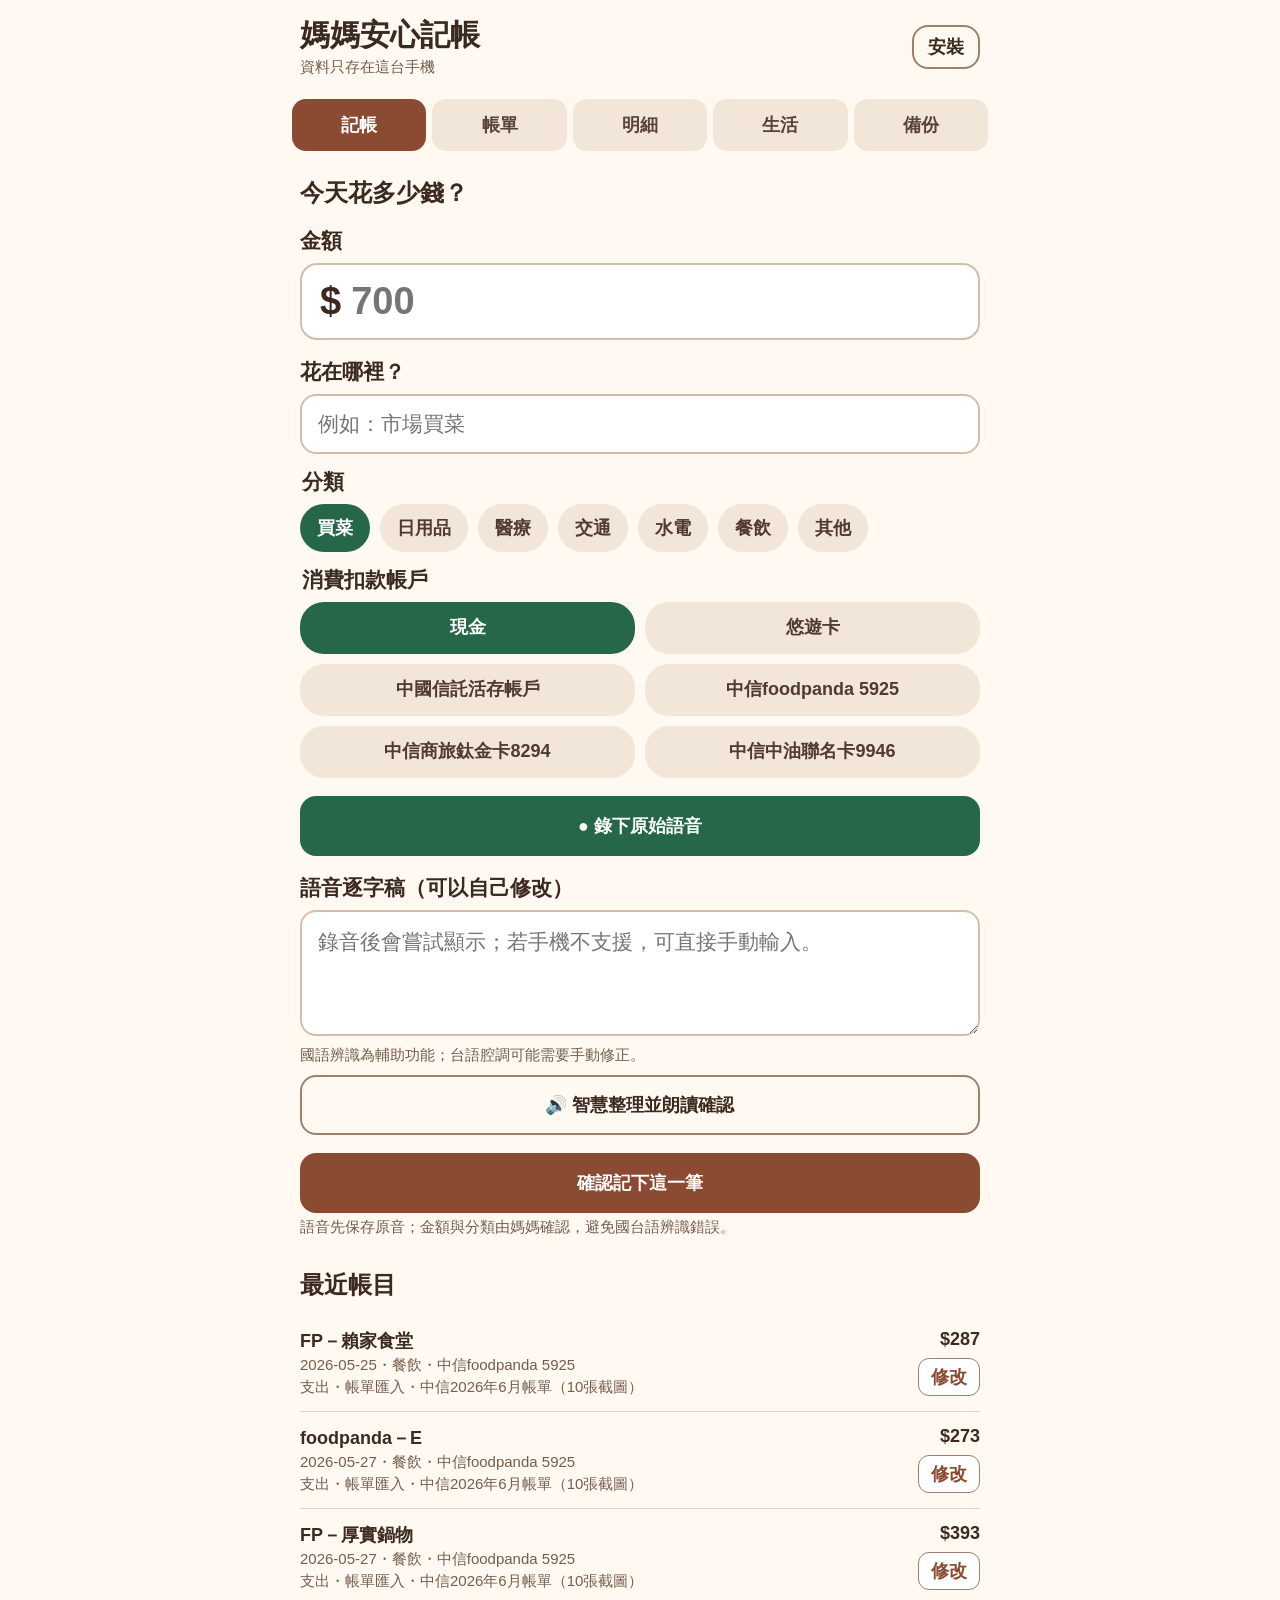
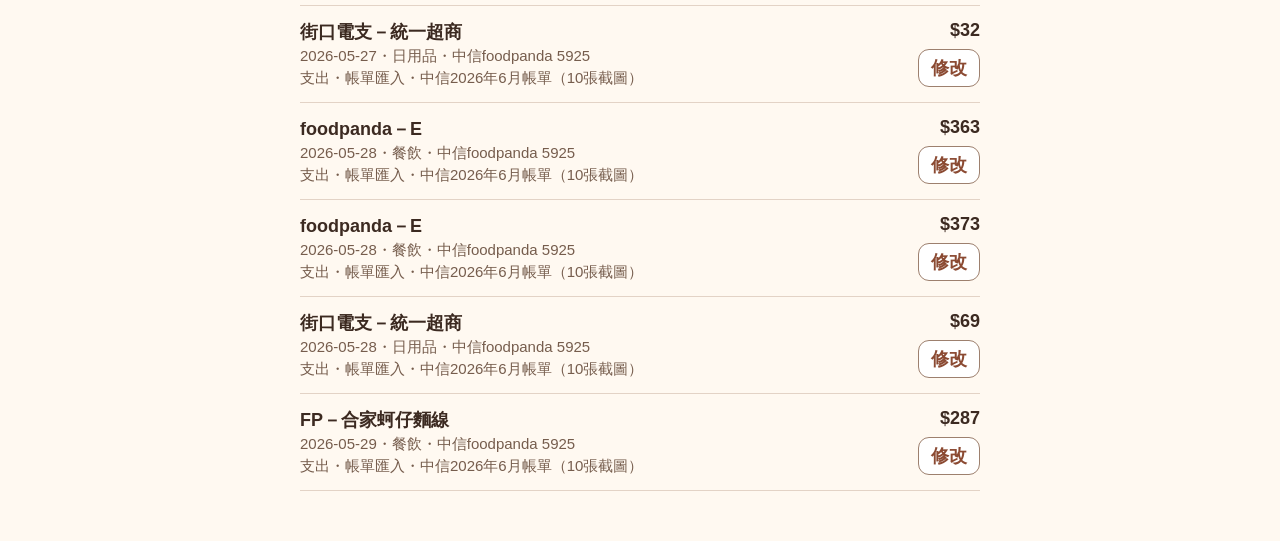
<file: index.html>
<!doctype html>
<html lang="zh-Hant">
<head>
  <meta charset="UTF-8" />
  <meta name="viewport" content="width=device-width, initial-scale=1, viewport-fit=cover" />
  <meta name="theme-color" content="#8b4a32" />
  <meta name="apple-mobile-web-app-capable" content="yes" />
  <meta name="apple-mobile-web-app-status-bar-style" content="default" />
  <meta name="apple-mobile-web-app-title" content="媽媽記帳" />
  <link rel="manifest" href="manifest.webmanifest" />
  <link rel="apple-touch-icon" href="icons/icon-192.png" />
  <link rel="stylesheet" href="styles.css" />
  <title>媽媽安心記帳</title>
</head>
<body>
  <header>
    <div>
      <h1>媽媽安心記帳</h1>
      <p id="storage-status">資料只存在這台手機</p>
    </div>
    <button class="small secondary" id="install-button" hidden>安裝</button>
  </header>

  <nav aria-label="主要功能">
    <button class="nav-button active" data-view="entry">記帳</button>
    <button class="nav-button" data-view="import">帳單</button>
    <button class="nav-button" data-view="report">明細</button>
    <button class="nav-button" data-view="planner">生活</button>
    <button class="nav-button" data-view="backup">備份</button>
  </nav>

  <main>
    <section class="view active" id="view-entry">
      <h2>今天花多少錢？</h2>
      <label for="amount">金額</label>
      <div class="money-field"><span>$</span><input id="amount" inputmode="decimal" placeholder="700" aria-label="金額" /></div>

      <label for="note">花在哪裡？</label>
      <input id="note" class="text-input" placeholder="例如：市場買菜" />

      <fieldset>
        <legend>分類</legend>
        <div class="chips" id="category-list"></div>
      </fieldset>

      <fieldset>
        <legend>消費扣款帳戶</legend>
        <div class="chips account-chips" id="payment-account-list"></div>
      </fieldset>

      <button class="record" id="record-button">● 錄下原始語音</button>
      <p class="message success" id="audio-message" hidden>語音已暫存，確認月報7天後才刪除</p>
      <div class="audio-preview" id="audio-preview" hidden>
        <strong>先重聽這次錄音</strong>
        <button class="play-pending" id="play-pending" type="button" disabled>音檔準備中…</button>
        <audio id="pending-audio-player" preload="auto" playsinline hidden></audio>
      </div>
      <audio id="saved-audio-player" preload="auto" playsinline hidden></audio>
      <label for="transcript">語音逐字稿（可以自己修改）</label>
      <textarea id="transcript" class="text-input transcript" rows="3" placeholder="錄音後會嘗試顯示；若手機不支援，可直接手動輸入。"></textarea>
      <p class="hint" id="speech-status">國語辨識為輔助功能；台語腔調可能需要手動修正。</p>
      <button class="secondary smart-review" id="smart-review" type="button">🔊 智慧整理並朗讀確認</button>
      <button class="primary" id="save-entry">確認記下這一筆</button>
      <p class="hint">語音先保存原音；金額與分類由媽媽確認，避免國台語辨識錯誤。</p>

      <div class="recent">
        <h2>最近帳目</h2>
        <div id="recent-entries" class="empty">還沒有帳目</div>
      </div>
    </section>

    <section class="view" id="view-import">
      <div class="card">
        <h2>匯入電子帳單</h2>
        <p>支援中信、台新、國泰、富邦、彰銀與郵局的版型辨識規則。</p>
        <label class="file-button" for="statement-file">選擇帳單 PDF、照片或 CSV</label>
        <input id="statement-file" type="file" accept="image/*,.pdf,application/pdf,.csv,text/csv" hidden />
        <div class="redaction-editor" id="redaction-editor" hidden>
          <h2>🖍️ 個資遮蔽筆</h2>
          <p>用手指塗黑姓名、地址、帳號、條碼等資料。完成後會產生一張已壓平的新圖片，原圖不會被修改。</p>
          <p class="redaction-file-name" id="redaction-file-name"></p>
          <div class="redaction-canvas-wrap">
            <canvas id="redaction-canvas" aria-label="帳單照片個資遮蔽區"></canvas>
          </div>
          <label for="redaction-brush-size">遮蔽筆粗細</label>
          <input id="redaction-brush-size" class="redaction-slider" type="range" min="18" max="90" value="48" />
          <div class="redaction-actions">
            <button class="secondary redaction-small" id="redaction-undo" type="button">復原一筆</button>
            <button class="secondary redaction-small" id="redaction-reset" type="button">全部重畫</button>
          </div>
          <button class="primary" id="redaction-finish" type="button">完成遮蔽並辨識帳單</button>
          <button class="secondary" id="redaction-save" type="button">儲存／分享已遮蔽照片</button>
          <button class="secondary" id="redaction-skip" type="button">不用遮蔽，直接辨識原圖</button>
          <button class="redaction-cancel" id="redaction-cancel" type="button">取消這張照片</button>
          <p class="message" id="redaction-message"></p>
        </div>
        <div id="import-preview" class="empty">選擇檔案後，會先預覽再決定是否匯入。</div>
        <p class="message" id="import-status"></p>
        <button class="primary" id="confirm-import" hidden>確認匯入勾選項目</button>
      </div>
      <div class="notice"><strong>隱私：</strong>免費版不登入信箱。請從Mail下載附件或截圖，再自行選取。</div>
      <div class="card">
        <h2>已匯入清單</h2>
        <p>匯入完成後會保留在這裡，也會同時出現在「明細」。</p>
        <div id="import-history" class="empty">目前還沒有已匯入的交易。</div>
      </div>
    </section>

    <section class="view" id="view-report">
      <div class="card report-card">
        <div class="report-month-toolbar">
          <button class="calendar-arrow" id="report-prev" type="button" aria-label="上一個月">‹</button>
          <h2 id="report-month">本月</h2>
          <button class="calendar-arrow" id="report-next" type="button" aria-label="下一個月">›</button>
        </div>
        <h2>本月支出</h2>
        <div class="report-total" id="report-total">$0</div>
        <div id="report-rows"></div>
      </div>
      <div class="card">
        <h2>全部帳目</h2>
        <input id="report-search" class="text-input" type="search" placeholder="搜尋名稱、分類或帳戶" />
        <div class="report-filters">
          <label for="report-kind-filter">種類
            <select class="select-input" id="report-kind-filter">
              <option value="all">全部種類</option>
              <option value="expense">支出</option>
              <option value="income">收入／退款</option>
              <option value="transfer">轉帳（不計支出）</option>
            </select>
          </label>
          <label for="report-account-filter">扣款帳戶
            <select class="select-input" id="report-account-filter">
              <option value="all">全部帳戶</option>
            </select>
          </label>
        </div>
        <p class="hint" id="report-count"></p>
        <div id="report-entry-list" class="empty">這個月還沒有帳目。</div>
      </div>
      <p class="message success" id="data-update-message"></p>
      <button class="danger-outline" id="confirm-report">報表正確，7天後刪除原始音檔</button>
      <button class="secondary" id="cancel-deletion" hidden>取消本月音檔刪除</button>
      <p class="message" id="deletion-message"></p>
    </section>

    <section class="view" id="view-planner">
      <div class="planner-hero">
        <div class="planner-flower" aria-hidden="true">🌼</div>
        <div>
          <h2>媽媽生活小日曆</h2>
          <p>記得要做的事，也別忘了要買的東西。</p>
        </div>
      </div>

      <div class="card calendar-card">
        <div class="calendar-toolbar">
          <button class="calendar-arrow" id="calendar-prev" type="button" aria-label="上一個月">‹</button>
          <h2 id="calendar-month">本月</h2>
          <button class="calendar-arrow" id="calendar-next" type="button" aria-label="下一個月">›</button>
        </div>
        <div class="calendar-weekdays" aria-hidden="true">
          <span>日</span><span>一</span><span>二</span><span>三</span><span>四</span><span>五</span><span>六</span>
        </div>
        <div class="calendar-grid" id="calendar-grid" aria-label="月份日期"></div>
        <p class="selected-date-label" id="selected-date-label"></p>
      </div>

      <div class="card planner-add-card">
        <h2>新增生活事項</h2>
        <div class="planner-kind-switch" role="group" aria-label="事項種類">
          <button class="planner-kind active" data-planner-kind="todo" type="button">✓ 待辦事項</button>
          <button class="planner-kind" data-planner-kind="shopping" type="button">🛒 要買用品</button>
        </div>
        <label for="planner-title">要記什麼？</label>
        <input id="planner-title" class="text-input" maxlength="80" placeholder="例如：回診、繳電費、買衛生紙" />
        <button class="primary planner-save" id="planner-save" type="button">加到這一天</button>
        <p class="message" id="planner-message"></p>
      </div>

      <div class="card">
        <h2 id="day-list-title">這一天的事項</h2>
        <div id="planner-day-list" class="empty">這一天還沒有安排</div>
      </div>

      <div class="card shopping-card">
        <h2>🧺 尚未買的生活用品</h2>
        <div id="shopping-open-list" class="empty">目前沒有待買用品</div>
      </div>
    </section>

    <section class="view" id="view-backup">
      <div class="card">
        <h2>加密備份</h2>
        <p>備份檔會先在手機內用密碼加密，再由你存入iCloud Drive或其他位置。</p>
        <label for="backup-password">備份密碼</label>
        <input id="backup-password" class="text-input" type="password" autocomplete="new-password" placeholder="至少8個字元" />
        <button class="primary" id="export-backup">產生加密備份檔</button>
        <label class="file-button secondary-file" for="restore-file">選擇加密備份檔來復原</label>
        <input id="restore-file" type="file" accept="application/json,.mabackup" hidden />
        <p class="message" id="backup-message"></p>
      </div>
      <div class="card">
        <h2>消費扣款帳戶</h2>
        <p>每行輸入一個名稱。這些名稱只存在本機與加密備份，不寫入公開程式碼。</p>
        <textarea id="payment-account-settings" class="text-input transcript" rows="8"></textarea>
        <button class="primary" id="save-payment-accounts">儲存帳戶選項</button>
        <p class="message" id="account-settings-message"></p>
      </div>
      <div class="notice warning"><strong>請記住密碼：</strong>忘記後無法解密，系統也不能替你找回。</div>
    </section>
  </main>

  <dialog id="confirm-dialog">
    <form method="dialog">
      <h2 id="dialog-title">確認</h2>
      <p id="dialog-text"></p>
      <div class="dialog-actions">
        <button value="cancel" class="secondary">取消</button>
        <button value="confirm" class="primary" id="dialog-confirm">確認</button>
      </div>
    </form>
  </dialog>
  <dialog id="entry-edit-dialog">
    <form id="entry-edit-form">
      <h2>修改帳目</h2>
      <p class="hint" id="edit-entry-source"></p>
      <input id="edit-entry-id" type="hidden" />
      <label for="edit-entry-date">交易日</label>
      <input class="text-input" id="edit-entry-date" type="date" required />
      <label for="edit-entry-amount">金額</label>
      <input class="text-input" id="edit-entry-amount" type="number" min="0.01" step="0.01" inputmode="decimal" required />
      <label for="edit-entry-note">名稱</label>
      <input class="text-input" id="edit-entry-note" required />
      <label for="edit-entry-category">分類</label>
      <select class="select-input" id="edit-entry-category"></select>
      <label for="edit-entry-account">扣款帳戶</label>
      <select class="select-input" id="edit-entry-account"></select>
      <label for="edit-entry-kind">種類</label>
      <select class="select-input" id="edit-entry-kind">
        <option value="expense">支出</option>
        <option value="income">收入／退款</option>
        <option value="transfer">轉帳（不計支出）</option>
      </select>
      <p class="message" id="entry-edit-message"></p>
      <button class="primary" type="submit">儲存修改</button>
      <button class="danger-outline" id="delete-entry" type="button">刪除這筆</button>
      <button class="secondary" id="cancel-entry-edit" type="button">取消</button>
    </form>
  </dialog>
  <script type="module" src="app.js"></script>
</body>
</html>
</file>
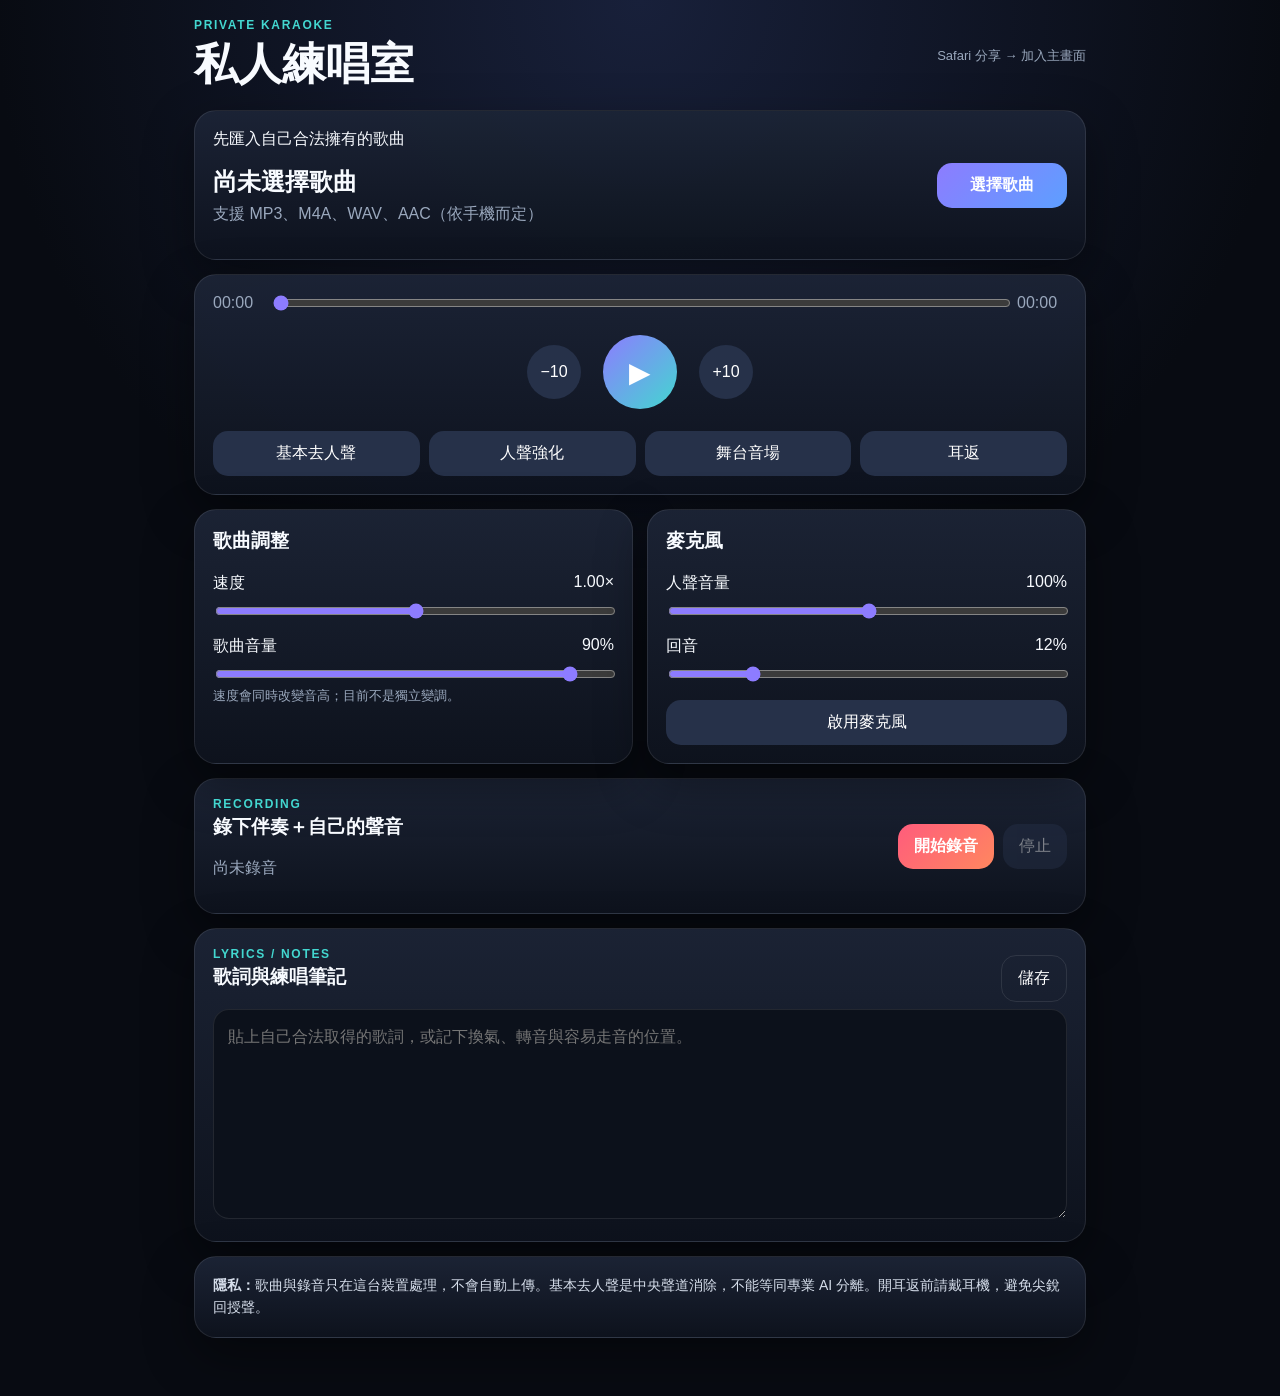
<file: karaoke/index.html>
<!doctype html><html lang="zh-Hant"><head><meta charset="utf-8"><meta name="viewport" content="width=device-width,initial-scale=1,viewport-fit=cover"><meta name="theme-color" content="#101522"><meta name="apple-mobile-web-app-capable" content="yes"><meta name="apple-mobile-web-app-status-bar-style" content="black-translucent"><meta name="apple-mobile-web-app-title" content="私人練唱"><link rel="manifest" href="manifest.webmanifest"><link rel="apple-touch-icon" href="icon.svg"><title>私人練唱室</title><style>
:root{color-scheme:dark;--bg:#080b12;--card:#151c2b;--line:#ffffff18;--text:#f8fbff;--muted:#9aa8bd;--p:#8d7cff;--p2:#43d7d0;--danger:#ff5c7c}*{box-sizing:border-box}html,body{margin:0;min-height:100%;background:radial-gradient(circle at top,#18203a,var(--bg) 42%);color:var(--text);font-family:-apple-system,BlinkMacSystemFont,"Segoe UI",sans-serif}body{padding:env(safe-area-inset-top) 0 env(safe-area-inset-bottom)}main{width:min(920px,100%);margin:auto;padding:18px 14px 44px}.top,.row,.head{display:flex;align-items:center;justify-content:space-between;gap:12px}.top{margin-bottom:16px}h1,h2,h3,p{margin-top:0}h1{margin-bottom:0;font-size:clamp(28px,7vw,44px)}h2{margin-bottom:6px}.ey{font-size:12px;letter-spacing:.14em;color:var(--p2);font-weight:800;margin-bottom:3px}.muted,.hint{color:var(--muted)}.hint{font-size:13px;line-height:1.55}.card{background:linear-gradient(180deg,#1c2436f5,#0e131ef5);border:1px solid var(--line);border-radius:22px;padding:18px;margin-bottom:14px;box-shadow:0 18px 50px #0006}.hero{min-height:150px;display:flex;align-items:center;justify-content:space-between;gap:14px}.btn,button,a{border:0;border-radius:15px;padding:12px 16px;color:white;text-decoration:none;text-align:center;font:inherit;cursor:pointer}.primary{background:linear-gradient(135deg,var(--p),#5d9fff);font-weight:750}.secondary,.toggle,.round{background:#263149}.danger{background:linear-gradient(135deg,var(--danger),#ff875f);font-weight:750}.ghost{background:transparent;border:1px solid var(--line)}.file{display:inline-flex;justify-content:center;min-width:130px}.time{display:grid;grid-template-columns:50px 1fr 50px;align-items:center;gap:8px;color:var(--muted)}input[type=range]{width:100%;accent-color:var(--p)}.transport{display:flex;justify-content:center;align-items:center;gap:22px;margin:22px 0}.round{width:54px;height:54px;padding:0;border-radius:50%}.play{width:74px;height:74px;padding:0;border-radius:50%;font-size:28px;background:linear-gradient(135deg,var(--p),var(--p2))}.quick{display:grid;grid-template-columns:repeat(4,1fr);gap:9px}.toggle.active{outline:1px solid var(--p);background:#8d7cff2e}.cols{display:grid;grid-template-columns:1fr 1fr;gap:14px}.control label{display:flex;justify-content:space-between;margin:13px 0 7px}.full{width:100%;margin-top:14px}.actions{display:flex;gap:9px;flex-wrap:wrap}.result{display:grid;gap:10px;margin-top:14px;padding-top:14px;border-top:1px solid var(--line)}audio{width:100%}textarea{width:100%;min-height:210px;border:1px solid var(--line);border-radius:16px;background:#0c111b;color:var(--text);padding:14px;font:inherit;line-height:1.65}.hidden{display:none!important}button:disabled{opacity:.45}.notice{font-size:14px;line-height:1.55;color:#d6deeb}@media(max-width:700px){.hero{align-items:flex-start;flex-direction:column}.file{width:100%}.quick{grid-template-columns:1fr 1fr}.cols{grid-template-columns:1fr}.top{align-items:flex-start}}
</style></head><body><main><header class="top"><div><p class="ey">PRIVATE KARAOKE</p><h1>私人練唱室</h1></div><span class="hint">Safari 分享 → 加入主畫面</span></header>
<section class="card hero"><div><p id="status">先匯入自己合法擁有的歌曲</p><h2 id="title">尚未選擇歌曲</h2><p id="meta" class="muted">支援 MP3、M4A、WAV、AAC（依手機而定）</p></div><label class="btn primary file">選擇歌曲<input id="file" type="file" accept="audio/*" hidden></label></section>
<section class="card"><audio id="song" preload="metadata"></audio><div class="time"><span id="now">00:00</span><input id="seek" type="range" min="0" max="1000" value="0"><span id="dur">00:00</span></div><div class="transport"><button id="back" class="round">−10</button><button id="play" class="play">▶</button><button id="forward" class="round">+10</button></div><div class="quick"><button id="remove" class="toggle">基本去人聲</button><button id="boost" class="toggle">人聲強化</button><button id="hall" class="toggle">舞台音場</button><button id="monitor" class="toggle">耳返</button></div></section>
<section class="cols"><article class="card control"><h3>歌曲調整</h3><label>速度 <output id="speedO">1.00×</output></label><input id="speed" type="range" min="0.75" max="1.25" step="0.01" value="1"><label>歌曲音量 <output id="musicO">90%</output></label><input id="music" type="range" min="0" max="1" step="0.01" value="0.9"><p class="hint">速度會同時改變音高；目前不是獨立變調。</p></article><article class="card control"><h3>麥克風</h3><label>人聲音量 <output id="micO">100%</output></label><input id="mic" type="range" min="0" max="2" step="0.01" value="1"><label>回音 <output id="echoO">12%</output></label><input id="echo" type="range" min="0" max="0.6" step="0.01" value="0.12"><button id="micBtn" class="secondary full">啟用麥克風</button></article></section>
<section class="card"><div class="head"><div><p class="ey">RECORDING</p><h3>錄下伴奏＋自己的聲音</h3><p id="recState" class="muted">尚未錄音</p></div><div class="actions"><button id="record" class="danger">開始錄音</button><button id="stop" class="secondary" disabled>停止</button></div></div><div id="result" class="result hidden"><audio id="recorded" controls></audio><a id="download" class="btn primary" download>下載錄音</a></div></section>
<section class="card"><div class="head"><div><p class="ey">LYRICS / NOTES</p><h3>歌詞與練唱筆記</h3></div><button id="save" class="ghost">儲存</button></div><textarea id="lyrics" placeholder="貼上自己合法取得的歌詞，或記下換氣、轉音與容易走音的位置。"></textarea></section>
<section class="card notice"><strong>隱私：</strong>歌曲與錄音只在這台裝置處理，不會自動上傳。基本去人聲是中央聲道消除，不能等同專業 AI 分離。開耳返前請戴耳機，避免尖銳回授聲。</section></main><script>
const $=x=>document.getElementById(x),song=$('song'),play=$('play'),seek=$('seek');let S={ctx:null,src:null,music:null,normal:null,cancel:null,micStream:null,micGain:null,filter:null,echoGain:null,monitorGain:null,reverbGain:null,mix:null,rec:null,chunks:[],remove:false,boost:false,hall:false,monitor:false};const status=t=>$('status').textContent=t,fmt=n=>Number.isFinite(n)?`${String(Math.floor(n/60)).padStart(2,'0')}:${String(Math.floor(n%60)).padStart(2,'0')}`:'00:00';
function graph(){if(S.ctx)return;let A=window.AudioContext||window.webkitAudioContext;if(!A)throw Error('此瀏覽器不支援 Web Audio');S.ctx=new A;S.src=S.ctx.createMediaElementSource(song);S.music=S.ctx.createGain();S.normal=S.ctx.createGain();S.cancel=S.ctx.createGain();S.mix=S.ctx.createMediaStreamDestination();S.src.connect(S.music);S.music.connect(S.normal);S.normal.connect(S.ctx.destination);S.normal.connect(S.mix);let sp=S.ctx.createChannelSplitter(2),mg=S.ctx.createChannelMerger(2),il=S.ctx.createGain(),ir=S.ctx.createGain();il.gain.value=ir.gain.value=-1;S.music.connect(sp);sp.connect(mg,0,0);sp.connect(ir,1);ir.connect(mg,0,0);sp.connect(mg,1,1);sp.connect(il,0);il.connect(mg,0,1);mg.connect(S.cancel);S.cancel.connect(S.ctx.destination);S.cancel.connect(S.mix);S.normal.gain.value=1;S.cancel.gain.value=0;S.music.gain.value=.9}
async function resume(){graph();if(S.ctx.state==='suspended')await S.ctx.resume()}
$('file').onchange=async e=>{let f=e.target.files?.[0];if(!f)return;await resume();song.src=URL.createObjectURL(f);$('title').textContent=f.name.replace(/\.[^.]+$/,'');$('meta').textContent=`${(f.size/1048576).toFixed(1)} MB · 僅在此裝置播放`;status('歌曲已匯入，可以開始練唱')};song.onloadedmetadata=()=> $('dur').textContent=fmt(song.duration);song.ontimeupdate=()=>{$('now').textContent=fmt(song.currentTime);seek.value=song.duration?Math.round(song.currentTime/song.duration*1000):0};song.onplay=()=>play.textContent='❚❚';song.onpause=song.onended=()=>play.textContent='▶';play.onclick=async()=>{if(!song.src)return status('請先選擇歌曲');await resume();song.paused?await song.play():song.pause()};$('back').onclick=()=>song.currentTime=Math.max(0,song.currentTime-10);$('forward').onclick=()=>song.currentTime=Math.min(song.duration||0,song.currentTime+10);seek.oninput=()=>{if(song.duration)song.currentTime=+seek.value/1000*song.duration};$('speed').oninput=e=>{song.playbackRate=+e.target.value;$('speedO').textContent=(+e.target.value).toFixed(2)+'×'};$('music').oninput=async e=>{await resume();S.music.gain.value=+e.target.value;$('musicO').textContent=Math.round(+e.target.value*100)+'%'};
const active=(id,on)=>$(id).classList.toggle('active',on);$('remove').onclick=async()=>{await resume();S.remove=!S.remove;S.normal.gain.setTargetAtTime(S.remove?0:1,S.ctx.currentTime,.02);S.cancel.gain.setTargetAtTime(S.remove?1:0,S.ctx.currentTime,.02);active('remove',S.remove);status(S.remove?'已啟用基本去人聲；部分歌曲可能變薄或失真':'已關閉基本去人聲')};
function impulse(c,d=2.2,k=2.5){let b=c.createBuffer(2,c.sampleRate*d,c.sampleRate);for(let ch=0;ch<2;ch++){let a=b.getChannelData(ch);for(let i=0;i<a.length;i++)a[i]=(Math.random()*2-1)*Math.pow(1-i/a.length,k)}return b}
async function mic(){await resume();if(S.micStream)return;S.micStream=await navigator.mediaDevices.getUserMedia({audio:{echoCancellation:false,noiseSuppression:true,autoGainControl:false}});let src=S.ctx.createMediaStreamSource(S.micStream),f=S.ctx.createBiquadFilter(),dry=S.ctx.createGain(),delay=S.ctx.createDelay(1),echo=S.ctx.createGain(),mon=S.ctx.createGain(),conv=S.ctx.createConvolver(),rev=S.ctx.createGain();S.micGain=S.ctx.createGain();S.filter=f;S.echoGain=echo;S.monitorGain=mon;S.reverbGain=rev;f.type='peaking';f.frequency.value=2500;f.Q.value=.8;delay.delayTime.value=.18;conv.buffer=impulse(S.ctx);mon.gain.value=0;rev.gain.value=0;S.micGain.gain.value=+$('mic').value;echo.gain.value=+$('echo').value;src.connect(S.micGain);S.micGain.connect(f);f.connect(dry);dry.connect(S.mix);dry.connect(mon);mon.connect(S.ctx.destination);f.connect(delay);delay.connect(echo);echo.connect(S.mix);echo.connect(mon);f.connect(conv);conv.connect(rev);rev.connect(S.mix);rev.connect(mon);$('micBtn').textContent='麥克風已啟用';active('micBtn',true);status('麥克風已啟用')}
$('micBtn').onclick=async()=>{try{await mic()}catch(e){status('無法啟用麥克風：'+e.message)}};$('mic').oninput=e=>{if(S.micGain)S.micGain.gain.value=+e.target.value;$('micO').textContent=Math.round(+e.target.value*100)+'%'};$('echo').oninput=e=>{if(S.echoGain)S.echoGain.gain.value=+e.target.value;$('echoO').textContent=Math.round(+e.target.value*100)+'%'};
$('boost').onclick=async()=>{try{await mic()}catch(e){return status('無法啟用麥克風：'+e.message)}S.boost=!S.boost;S.filter.gain.setTargetAtTime(S.boost?5:0,S.ctx.currentTime,.03);active('boost',S.boost)};$('hall').onclick=async()=>{try{await mic()}catch(e){return status('無法啟用麥克風：'+e.message)}S.hall=!S.hall;S.reverbGain.gain.setTargetAtTime(S.hall?.28:0,S.ctx.currentTime,.03);active('hall',S.hall)};$('monitor').onclick=async()=>{try{await mic()}catch(e){return status('無法啟用麥克風：'+e.message)}S.monitor=!S.monitor;S.monitorGain.gain.setTargetAtTime(S.monitor?1:0,S.ctx.currentTime,.03);active('monitor',S.monitor);if(S.monitor)status('耳返已開啟；請戴耳機避免回授聲')};
$('record').onclick=async()=>{try{await mic();if(!window.MediaRecorder)throw Error('此瀏覽器不支援錄音');S.chunks=[];let opt=MediaRecorder.isTypeSupported('audio/mp4')?{mimeType:'audio/mp4'}:MediaRecorder.isTypeSupported('audio/webm;codecs=opus')?{mimeType:'audio/webm;codecs=opus'}:undefined;S.rec=new MediaRecorder(S.mix.stream,opt);S.rec.ondataavailable=e=>{if(e.data.size)S.chunks.push(e.data)};S.rec.onstop=()=>{let mime=S.rec.mimeType||'audio/webm',blob=new Blob(S.chunks,{type:mime}),url=URL.createObjectURL(blob),ext=mime.includes('mp4')?'m4a':mime.includes('ogg')?'ogg':'webm';$('recorded').src=url;$('download').href=url;$('download').download='私人練唱錄音.'+ext;$('result').classList.remove('hidden');$('recState').textContent=`錄音完成 · ${(blob.size/1048576).toFixed(1)} MB`};S.rec.start(1000);$('record').disabled=true;$('stop').disabled=false;$('recState').textContent='錄音中…';if(song.src&&song.paused)await song.play()}catch(e){$('recState').textContent='錄音失敗：'+e.message}};$('stop').onclick=()=>{if(S.rec&&S.rec.state!=='inactive')S.rec.stop();$('record').disabled=false;$('stop').disabled=true};$('lyrics').value=localStorage.getItem('private-karaoke-lyrics')||'';$('save').onclick=()=>{localStorage.setItem('private-karaoke-lyrics',$('lyrics').value);status('歌詞與筆記已儲存在此裝置')};if('serviceWorker'in navigator)addEventListener('load',()=>navigator.serviceWorker.register('./sw.js').catch(()=>{}));
</script></body></html>
</file>
<file: styles.css>
:root {
  color-scheme: light;
  --paper: #fff9f1;
  --surface: #ffffff;
  --ink: #3c2a21;
  --muted: #765d4d;
  --line: #e3d3c6;
  --brand: #8b4a32;
  --green: #276749;
  --red: #b42318;
  --soft: #f2e6d8;
  --pink: #f6d8dd;
  --yellow: #fff0ad;
  --lavender: #e9e1f4;
}
* { box-sizing: border-box; }
body { margin: 0; background: var(--paper); color: var(--ink); font-family: -apple-system, BlinkMacSystemFont, "PingFang TC", "Noto Sans TC", sans-serif; font-size: 18px; }
button, input, textarea { font: inherit; }
button { cursor: pointer; touch-action: manipulation; }
header { display: flex; justify-content: space-between; align-items: center; padding: calc(18px + env(safe-area-inset-top)) 20px 14px; max-width: 720px; margin: auto; }
h1 { margin: 0; font-size: 30px; line-height: 1.15; }
h2 { margin: 10px 0 14px; font-size: 24px; }
header p, .hint { margin: 5px 0 0; color: var(--muted); font-size: 15px; }
nav { position: sticky; top: 0; z-index: 5; display: grid; grid-template-columns: repeat(5, 1fr); gap: 6px; max-width: 720px; margin: auto; padding: 8px 12px; background: color-mix(in srgb, var(--paper) 94%, transparent); backdrop-filter: blur(12px); }
.nav-button { min-height: 52px; border: 0; border-radius: 14px; background: var(--soft); color: #5a4337; font-weight: 800; }
.nav-button.active { background: var(--brand); color: white; }
main { max-width: 720px; margin: auto; padding: 8px 20px calc(50px + env(safe-area-inset-bottom)); }
.view { display: none; }
.view.active { display: block; }
label, legend { display: block; margin: 18px 0 8px; font-size: 21px; font-weight: 800; }
.money-field { display: flex; align-items: center; gap: 8px; padding: 14px 18px; background: white; border: 2px solid #d7bda9; border-radius: 17px; }
.money-field span, .money-field input { font-size: 38px; font-weight: 900; }
.money-field input { width: 100%; border: 0; outline: none; color: var(--ink); background: transparent; }
.text-input { width: 100%; min-height: 60px; padding: 14px 16px; border: 2px solid #d7bda9; border-radius: 16px; background: white; font-size: 21px; }
.select-input { width: 100%; min-height: 52px; padding: 10px 12px; border: 2px solid #d7bda9; border-radius: 14px; background: white; color: var(--ink); font: inherit; }
fieldset { margin: 14px 0 0; padding: 0; border: 0; }
.chips { display: flex; flex-wrap: wrap; gap: 10px; }
.chip { padding: 12px 17px; border: 0; border-radius: 24px; background: var(--soft); color: #513b2e; font-weight: 800; }
.chip.active { background: var(--green); color: white; }
.account-chips { display: grid; grid-template-columns: repeat(2, minmax(0, 1fr)); }
.account-chips .chip { min-height: 52px; padding: 10px 12px; line-height: 1.3; }
@media (max-width: 430px) { .account-chips { grid-template-columns: 1fr; } }
.primary, .secondary, .record, .danger-outline, .file-button { display: block; width: 100%; min-height: 60px; margin-top: 18px; padding: 15px 18px; border-radius: 16px; text-align: center; font-weight: 900; }
.primary { border: 0; background: var(--brand); color: white; }
.secondary { border: 2px solid #9d806e; background: transparent; color: var(--ink); }
.record { border: 0; background: var(--green); color: white; }
.record.recording { background: var(--red); }
.audio-preview { margin-top: 14px; padding: 14px; border: 2px solid #b8d8c6; border-radius: 16px; background: #edf8f1; }
.audio-preview audio { display: block; width: 100%; margin-top: 10px; }
.play-pending { display: block; width: 100%; min-height: 52px; margin-top: 10px; border: 0; border-radius: 14px; background: var(--green); color: white; font-weight: 900; }
.play-pending:disabled, .play-audio:disabled { background: #789487; color: #eef5f1; cursor: wait; }
.transcript { resize: vertical; line-height: 1.5; }
.play-audio { min-height: 42px; margin-top: 8px; padding: 8px 14px; border: 0; border-radius: 12px; background: var(--green); color: white; font-weight: 800; }
.smart-review { margin-top: 10px; }
.import-list { margin-top: 14px; }
.import-item { display: grid; grid-template-columns: auto 1fr auto; gap: 10px; align-items: start; padding: 12px 0; border-bottom: 1px solid var(--line); }
.import-item input { width: 24px; height: 24px; }
.import-item small { display: block; color: var(--muted); }
.import-kind { display: inline-block; margin-top: 4px; padding: 3px 8px; border-radius: 10px; background: var(--soft); font-size: 14px; font-weight: 800; }
.import-item.possible-duplicate { margin-inline: -10px; padding-inline: 10px; border-radius: 12px; background: #fff3df; }
.duplicate-warning { display: block; margin-top: 6px; color: var(--red); font-size: 14px; font-weight: 900; }
.import-account-label { margin: 10px 0 4px; font-size: 15px; }
.import-account-select { min-height: 46px; font-size: 16px; }
.import-history-list .entry-row:last-child { border-bottom: 0; }
.redaction-editor { margin-top: 18px; padding-top: 18px; border-top: 2px dashed var(--line); }
.redaction-editor > p { margin: 6px 0 12px; }
.redaction-file-name { color: var(--green); font-weight: 800; overflow-wrap: anywhere; }
.redaction-canvas-wrap { overflow: hidden; margin-top: 12px; border: 3px solid var(--ink); border-radius: 16px; background: #d8d8d8; box-shadow: inset 0 0 0 1px white; }
#redaction-canvas { display: block; width: 100%; height: auto; background: white; touch-action: none; cursor: crosshair; }
.redaction-slider { width: 100%; height: 42px; accent-color: #111; }
.redaction-actions { display: grid; grid-template-columns: 1fr 1fr; gap: 10px; }
.redaction-small { margin-top: 8px; }
.redaction-cancel { display: block; width: 100%; min-height: 48px; margin-top: 12px; border: 0; background: transparent; color: var(--red); font-weight: 900; text-decoration: underline; }
.danger-outline { border: 2px solid var(--red); background: transparent; color: var(--red); }
.small { width: auto; min-height: 44px; margin: 0; padding: 8px 14px; }
.card { margin-top: 12px; padding: 20px; border: 1px solid var(--line); border-radius: 20px; background: var(--surface); box-shadow: 0 8px 24px rgba(74, 45, 28, .06); }
.card p { line-height: 1.6; }
.file-button { background: var(--brand); color: white; }
.secondary-file { background: transparent; color: var(--ink); border: 2px solid #9d806e; }
.notice { margin-top: 18px; padding: 16px; border-radius: 14px; background: #e7f5ed; line-height: 1.55; }
.notice.warning { background: #fff0d8; }
.empty { margin-top: 18px; padding: 18px; border-radius: 14px; background: var(--soft); color: var(--muted); }
.recent { margin-top: 32px; }
.entry-row, .report-row { display: flex; justify-content: space-between; gap: 14px; padding: 14px 0; border-bottom: 1px solid var(--line); }
.entry-row strong, .report-row strong { white-space: nowrap; }
.entry-row small { display: block; margin-top: 3px; color: var(--muted); }
.entry-main { min-width: 0; flex: 1; }
.entry-note { display: block; overflow-wrap: anywhere; }
.entry-side { display: flex; flex: 0 0 auto; flex-direction: column; align-items: flex-end; gap: 8px; }
.entry-edit { min-height: 38px; padding: 6px 12px; border: 1px solid #9d806e; border-radius: 11px; background: white; color: var(--brand); font-weight: 900; }
.entry-row.compact { padding-block: 12px; }
.entry-row.compact .entry-main > small { font-size: 14px; }
.report-total { margin: 6px 0 14px; color: var(--brand); font-size: 42px; font-weight: 900; }
.report-month-toolbar { display: grid; grid-template-columns: 52px 1fr 52px; gap: 8px; align-items: center; }
.report-month-toolbar h2 { margin: 0; text-align: center; }
.report-filters { display: grid; grid-template-columns: 1fr 1fr; gap: 10px; }
.report-filters label { margin-top: 12px; font-size: 16px; }
.report-entry-list { margin-top: 6px; }
.message { min-height: 24px; line-height: 1.5; }
.success { color: var(--green); font-weight: 800; }
.planner-hero { display: flex; align-items: center; gap: 14px; margin: 10px 0 14px; padding: 18px; border: 2px solid #ead3a0; border-radius: 22px; background: linear-gradient(135deg, #fff7c9, #fbe3e8 55%, #e8f5ed); box-shadow: 0 8px 22px rgba(120, 83, 45, .08); }
.planner-hero h2 { margin: 0 0 5px; }
.planner-hero p { margin: 0; color: var(--muted); line-height: 1.45; }
.planner-flower { display: grid; place-items: center; width: 64px; height: 64px; flex: 0 0 64px; border-radius: 50%; background: rgba(255,255,255,.72); font-size: 38px; }
.calendar-card { padding: 16px 12px 18px; }
.calendar-toolbar { display: grid; grid-template-columns: 52px 1fr 52px; gap: 8px; align-items: center; }
.calendar-toolbar h2 { margin: 0; text-align: center; }
.calendar-arrow { min-height: 48px; border: 0; border-radius: 50%; background: var(--soft); color: var(--brand); font-size: 36px; font-weight: 900; line-height: 1; }
.calendar-weekdays, .calendar-grid { display: grid; grid-template-columns: repeat(7, minmax(0, 1fr)); gap: 5px; }
.calendar-weekdays { margin: 16px 0 7px; color: var(--muted); text-align: center; font-size: 15px; font-weight: 800; }
.calendar-weekdays span:first-child { color: var(--red); }
.calendar-weekdays span:last-child { color: #365b91; }
.calendar-day { position: relative; min-width: 0; min-height: 50px; padding: 5px 2px 13px; border: 1px solid transparent; border-radius: 14px; background: #fffaf5; color: var(--ink); font-weight: 800; }
.calendar-day.blank { visibility: hidden; }
.calendar-day.today { border-color: #d9ae45; background: var(--yellow); }
.calendar-day.selected { background: var(--brand); color: white; box-shadow: 0 4px 10px rgba(139,74,50,.22); }
.calendar-day.has-items::after { content: ""; position: absolute; bottom: 6px; left: 50%; width: 7px; height: 7px; border-radius: 50%; background: #df7081; transform: translateX(-50%); }
.calendar-day.selected.has-items::after { background: #fff1a8; }
.calendar-count { position: absolute; top: -5px; right: -4px; display: grid; place-items: center; min-width: 20px; height: 20px; padding: 0 4px; border-radius: 10px; background: var(--green); color: white; font-size: 11px; }
.selected-date-label { margin: 14px 4px 0; color: var(--brand); text-align: center; font-weight: 900; }
.planner-kind-switch { display: grid; grid-template-columns: 1fr 1fr; gap: 10px; }
.planner-kind { min-height: 54px; padding: 10px; border: 2px solid var(--line); border-radius: 16px; background: white; color: var(--ink); font-weight: 900; }
.planner-kind[data-planner-kind="shopping"] { background: #fff9df; }
.planner-kind.active { border-color: var(--green); background: #e7f5ed; color: var(--green); }
.planner-save { background: var(--green); }
.planner-list { margin-top: 4px; }
.planner-item { display: grid; grid-template-columns: 46px 1fr 44px; gap: 9px; align-items: center; padding: 12px 0; border-bottom: 1px solid var(--line); }
.planner-item:last-child { border-bottom: 0; }
.planner-check, .planner-delete { min-height: 42px; border: 0; border-radius: 12px; font-weight: 900; }
.planner-check { background: #e7f5ed; color: var(--green); font-size: 23px; }
.planner-delete { background: #f9e1de; color: var(--red); font-size: 18px; }
.planner-item.done .planner-text { color: var(--muted); text-decoration: line-through; }
.planner-text strong { display: block; overflow-wrap: anywhere; }
.planner-text small { display: block; margin-top: 3px; color: var(--muted); }
.planner-badge { display: inline-block; margin-top: 5px; padding: 3px 8px; border-radius: 10px; background: var(--lavender); color: #634879; font-size: 13px; font-weight: 800; }
.shopping-card { background: linear-gradient(180deg, white, #fffaf0); }
dialog { width: min(90vw, 480px); max-height: 90vh; overflow-y: auto; padding: 22px; border: 0; border-radius: 20px; color: var(--ink); }
dialog::backdrop { background: rgba(30, 20, 14, .55); }
.dialog-actions { display: grid; grid-template-columns: 1fr 1fr; gap: 10px; }
.dialog-actions button { margin-top: 8px; }
@media (max-width: 390px) { body { font-size: 16px; } .nav-button { min-height: 48px; padding-inline: 3px; font-size: 14px; } nav { gap: 4px; padding-inline: 8px; } main { padding-inline: 14px; } .calendar-grid, .calendar-weekdays { gap: 3px; } .calendar-day { min-height: 46px; border-radius: 12px; } .report-filters { grid-template-columns: 1fr; } }
@media (display-mode: standalone) { #install-button { display: none !important; } }
</file>
